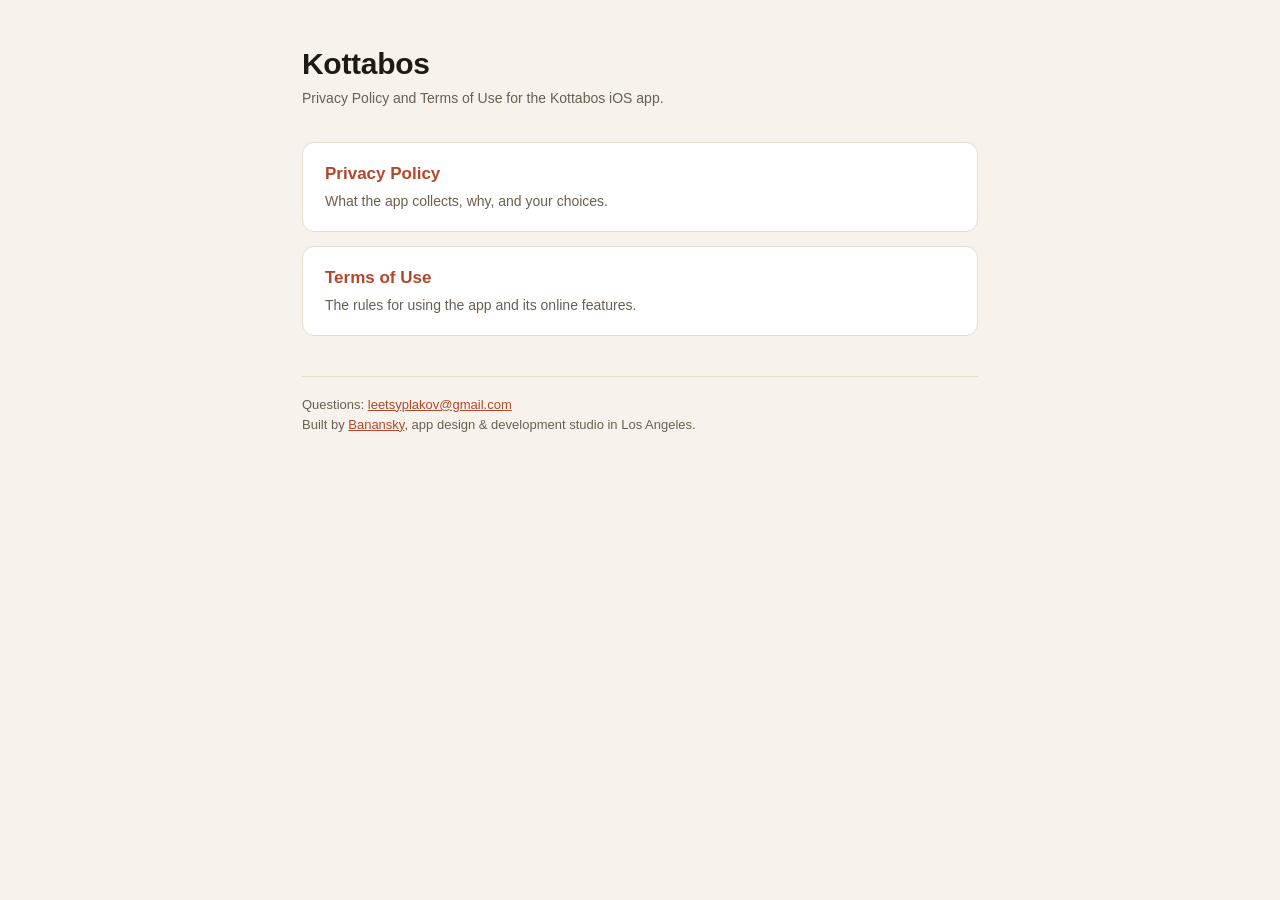
<file: index.html>
<!doctype html>
<html lang="en">
<head>
<meta charset="utf-8" />
<meta name="viewport" content="width=device-width, initial-scale=1" />
<title>Kottabos — Legal</title>
<link rel="stylesheet" href="style.css" />
</head>
<body>
<div class="wrap">
    <header>
        <h1>Kottabos</h1>
        <p class="lede">Privacy Policy and Terms of Use for the Kottabos iOS app.</p>
    </header>

    <a class="list-card" href="privacy">
        <h3>Privacy Policy</h3>
        <p>What the app collects, why, and your choices.</p>
    </a>
    <a class="list-card" href="terms">
        <h3>Terms of Use</h3>
        <p>The rules for using the app and its online features.</p>
    </a>

    <footer>
        Questions: <a href="mailto:leetsyplakov@gmail.com">leetsyplakov@gmail.com</a>
    
        <br>Built by <a href="https://banansky.com/">Banansky</a>, app design &amp; development studio in Los Angeles.
    </footer>
</div>
</body>
</html>
</file>
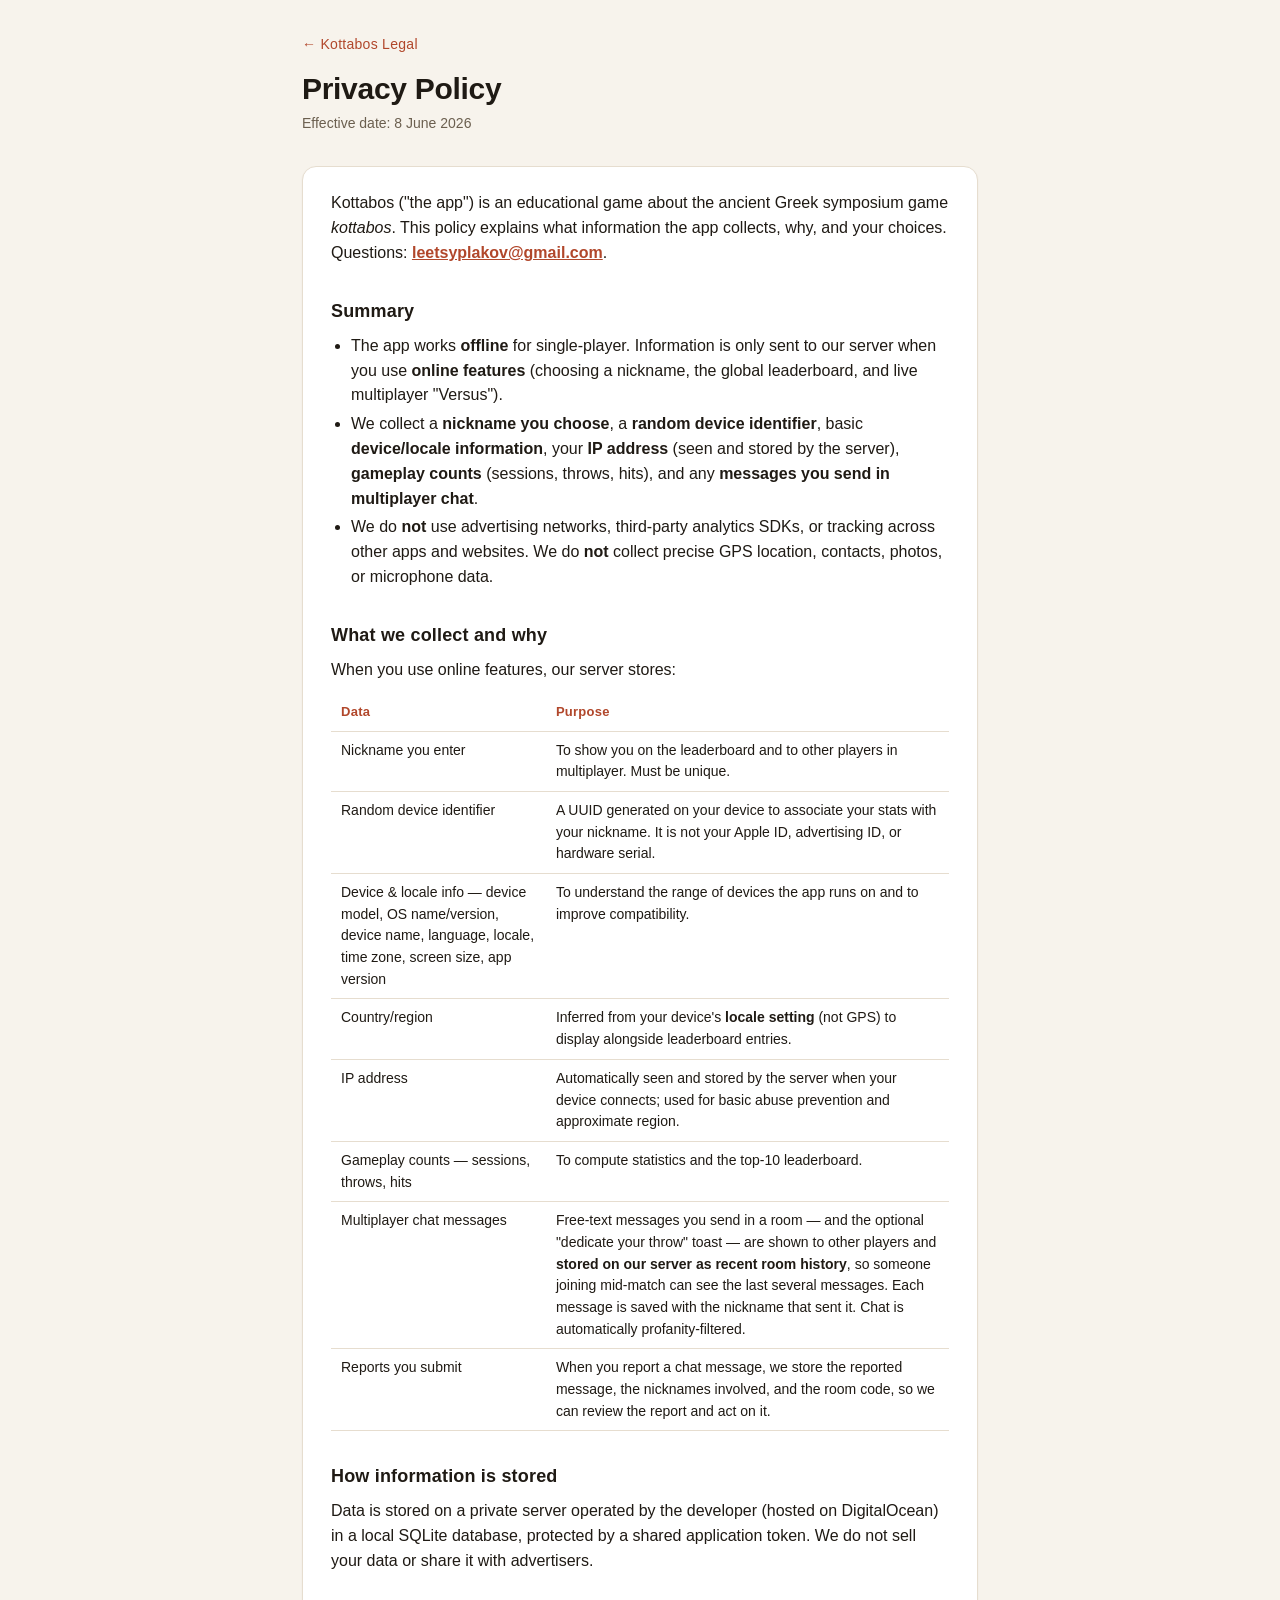
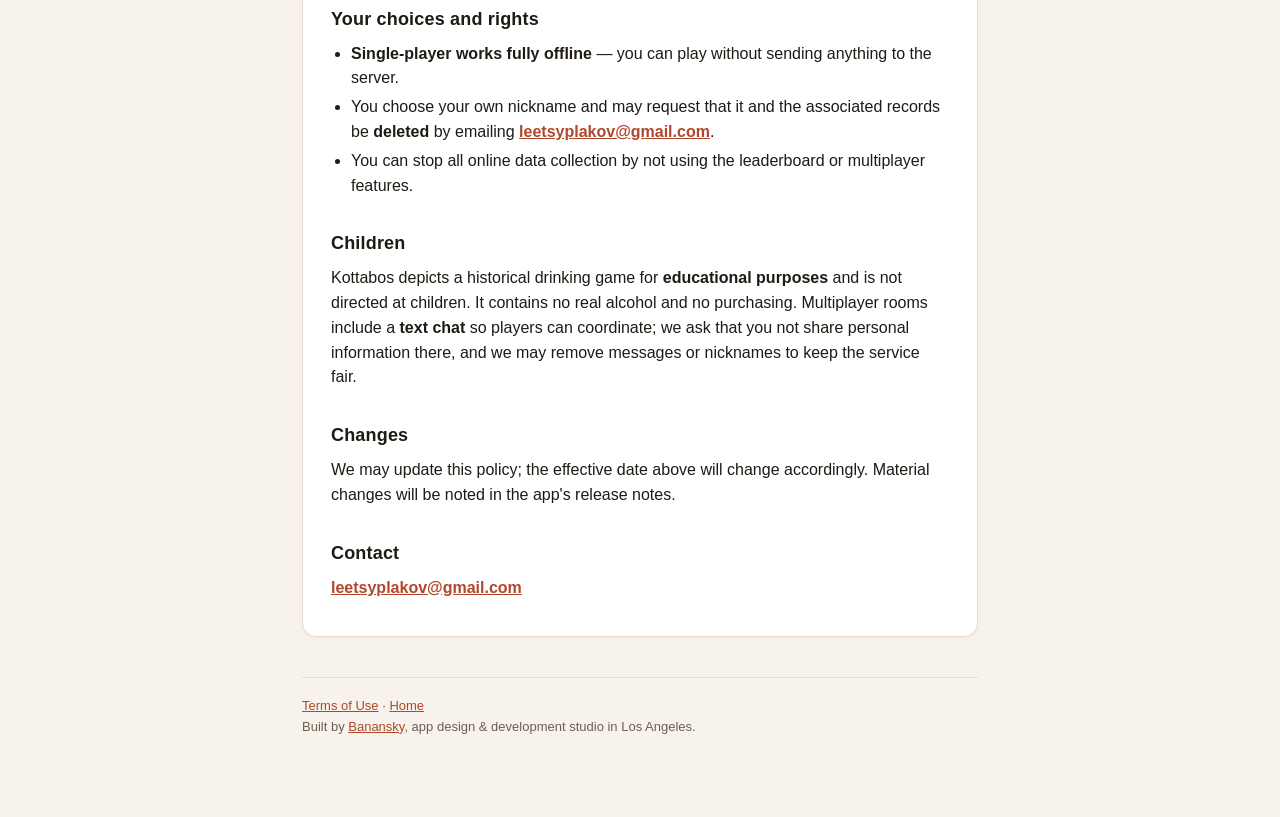
<file: privacy.html>
<!doctype html>
<html lang="en">
<head>
<meta charset="utf-8" />
<meta name="viewport" content="width=device-width, initial-scale=1" />
<title>Kottabos — Privacy Policy</title>
<link rel="stylesheet" href="style.css" />
</head>
<body>
<div class="wrap">
    <header>
        <a href="./">← Kottabos Legal</a>
        <h1>Privacy Policy</h1>
        <p class="lede">Effective date: 8 June 2026</p>
    </header>

    <div class="card">
        <p>Kottabos ("the app") is an educational game about the ancient Greek symposium game
        <em>kottabos</em>. This policy explains what information the app collects, why, and your choices.
        Questions: <strong><a href="mailto:leetsyplakov@gmail.com">leetsyplakov@gmail.com</a></strong>.</p>

        <h2>Summary</h2>
        <ul>
            <li>The app works <strong>offline</strong> for single-player. Information is only sent to our
            server when you use <strong>online features</strong> (choosing a nickname, the global
            leaderboard, and live multiplayer "Versus").</li>
            <li>We collect a <strong>nickname you choose</strong>, a <strong>random device identifier</strong>,
            basic <strong>device/locale information</strong>, your <strong>IP address</strong> (seen and stored
            by the server), <strong>gameplay counts</strong> (sessions, throws, hits), and any
            <strong>messages you send in multiplayer chat</strong>.</li>
            <li>We do <strong>not</strong> use advertising networks, third-party analytics SDKs, or tracking
            across other apps and websites. We do <strong>not</strong> collect precise GPS location, contacts,
            photos, or microphone data.</li>
        </ul>

        <h2>What we collect and why</h2>
        <p>When you use online features, our server stores:</p>
        <table>
            <thead><tr><th>Data</th><th>Purpose</th></tr></thead>
            <tbody>
                <tr><td>Nickname you enter</td><td>To show you on the leaderboard and to other players in multiplayer. Must be unique.</td></tr>
                <tr><td>Random device identifier</td><td>A UUID generated on your device to associate your stats with your nickname. It is not your Apple ID, advertising ID, or hardware serial.</td></tr>
                <tr><td>Device &amp; locale info — device model, OS name/version, device name, language, locale, time zone, screen size, app version</td><td>To understand the range of devices the app runs on and to improve compatibility.</td></tr>
                <tr><td>Country/region</td><td>Inferred from your device's <strong>locale setting</strong> (not GPS) to display alongside leaderboard entries.</td></tr>
                <tr><td>IP address</td><td>Automatically seen and stored by the server when your device connects; used for basic abuse prevention and approximate region.</td></tr>
                <tr><td>Gameplay counts — sessions, throws, hits</td><td>To compute statistics and the top-10 leaderboard.</td></tr>
                <tr><td>Multiplayer chat messages</td><td>Free-text messages you send in a room — and the optional "dedicate your throw" toast — are shown to other players and <strong>stored on our server as recent room history</strong>, so someone joining mid-match can see the last several messages. Each message is saved with the nickname that sent it. Chat is automatically profanity-filtered.</td></tr>
                <tr><td>Reports you submit</td><td>When you report a chat message, we store the reported message, the nicknames involved, and the room code, so we can review the report and act on it.</td></tr>
            </tbody>
        </table>

        <h2>How information is stored</h2>
        <p>Data is stored on a private server operated by the developer (hosted on DigitalOcean) in a local
        SQLite database, protected by a shared application token. We do not sell your data or share it with
        advertisers.</p>

        <h2>Your choices and rights</h2>
        <ul>
            <li><strong>Single-player works fully offline</strong> — you can play without sending anything to the server.</li>
            <li>You choose your own nickname and may request that it and the associated records be
            <strong>deleted</strong> by emailing <strong><a href="mailto:leetsyplakov@gmail.com">leetsyplakov@gmail.com</a></strong>.</li>
            <li>You can stop all online data collection by not using the leaderboard or multiplayer features.</li>
        </ul>

        <h2>Children</h2>
        <p>Kottabos depicts a historical drinking game for <strong>educational purposes</strong> and is not
        directed at children. It contains no real alcohol and no purchasing. Multiplayer rooms include a
        <strong>text chat</strong> so players can coordinate; we ask that you not share personal information
        there, and we may remove messages or nicknames to keep the service fair.</p>

        <h2>Changes</h2>
        <p>We may update this policy; the effective date above will change accordingly. Material changes will
        be noted in the app's release notes.</p>

        <h2>Contact</h2>
        <p><strong><a href="mailto:leetsyplakov@gmail.com">leetsyplakov@gmail.com</a></strong></p>
    </div>

    <footer>
        <a href="terms">Terms of Use</a> · <a href="./">Home</a>
    
        <br>Built by <a href="https://banansky.com/">Banansky</a>, app design &amp; development studio in Los Angeles.
    </footer>
</div>
</body>
</html>
</file>
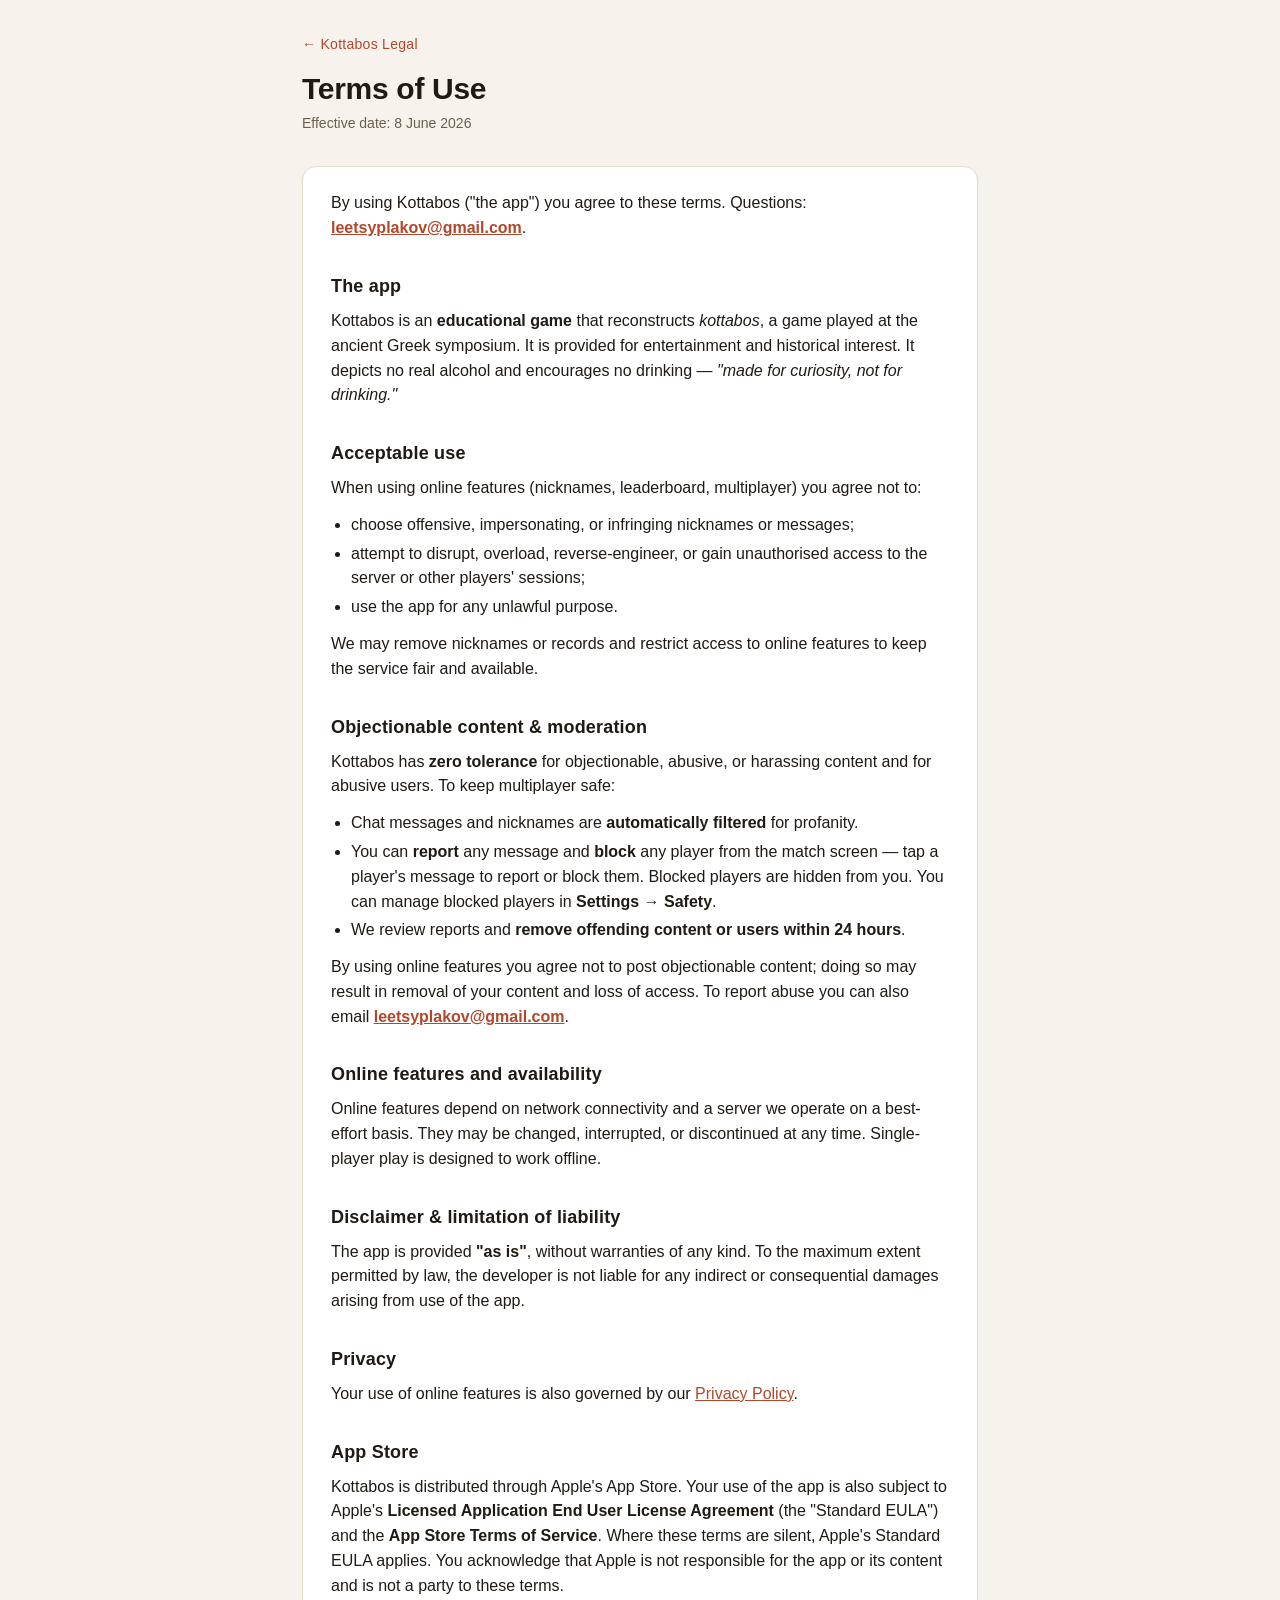
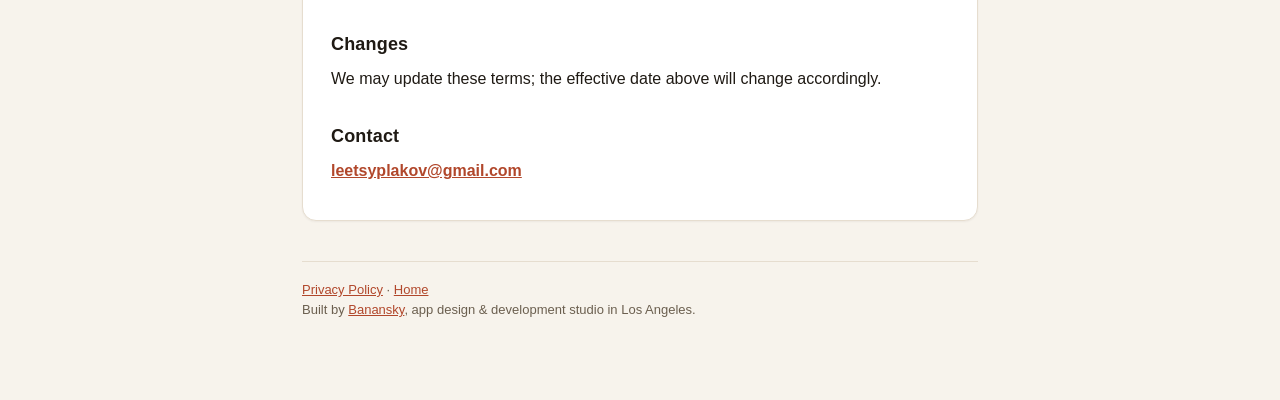
<file: terms.html>
<!doctype html>
<html lang="en">
<head>
<meta charset="utf-8" />
<meta name="viewport" content="width=device-width, initial-scale=1" />
<title>Kottabos — Terms of Use</title>
<link rel="stylesheet" href="style.css" />
</head>
<body>
<div class="wrap">
    <header>
        <a href="./">← Kottabos Legal</a>
        <h1>Terms of Use</h1>
        <p class="lede">Effective date: 8 June 2026</p>
    </header>

    <div class="card">
        <p>By using Kottabos ("the app") you agree to these terms. Questions:
        <strong><a href="mailto:leetsyplakov@gmail.com">leetsyplakov@gmail.com</a></strong>.</p>

        <h2>The app</h2>
        <p>Kottabos is an <strong>educational game</strong> that reconstructs <em>kottabos</em>, a game played
        at the ancient Greek symposium. It is provided for entertainment and historical interest. It depicts
        no real alcohol and encourages no drinking — <em>"made for curiosity, not for drinking."</em></p>

        <h2>Acceptable use</h2>
        <p>When using online features (nicknames, leaderboard, multiplayer) you agree not to:</p>
        <ul>
            <li>choose offensive, impersonating, or infringing nicknames or messages;</li>
            <li>attempt to disrupt, overload, reverse-engineer, or gain unauthorised access to the server or
            other players' sessions;</li>
            <li>use the app for any unlawful purpose.</li>
        </ul>
        <p>We may remove nicknames or records and restrict access to online features to keep the service fair
        and available.</p>

        <h2>Objectionable content &amp; moderation</h2>
        <p>Kottabos has <strong>zero tolerance</strong> for objectionable, abusive, or harassing content and
        for abusive users. To keep multiplayer safe:</p>
        <ul>
            <li>Chat messages and nicknames are <strong>automatically filtered</strong> for profanity.</li>
            <li>You can <strong>report</strong> any message and <strong>block</strong> any player from the
            match screen — tap a player's message to report or block them. Blocked players are hidden from you.
            You can manage blocked players in <strong>Settings → Safety</strong>.</li>
            <li>We review reports and <strong>remove offending content or users within 24 hours</strong>.</li>
        </ul>
        <p>By using online features you agree not to post objectionable content; doing so may result in removal
        of your content and loss of access. To report abuse you can also email
        <strong><a href="mailto:leetsyplakov@gmail.com">leetsyplakov@gmail.com</a></strong>.</p>

        <h2>Online features and availability</h2>
        <p>Online features depend on network connectivity and a server we operate on a best-effort basis. They
        may be changed, interrupted, or discontinued at any time. Single-player play is designed to work
        offline.</p>

        <h2>Disclaimer &amp; limitation of liability</h2>
        <p>The app is provided <strong>"as is"</strong>, without warranties of any kind. To the maximum extent
        permitted by law, the developer is not liable for any indirect or consequential damages arising from
        use of the app.</p>

        <h2>Privacy</h2>
        <p>Your use of online features is also governed by our <a href="privacy">Privacy Policy</a>.</p>

        <h2>App Store</h2>
        <p>Kottabos is distributed through Apple's App Store. Your use of the app is also subject to Apple's
        <strong>Licensed Application End User License Agreement</strong> (the "Standard EULA") and the
        <strong>App Store Terms of Service</strong>. Where these terms are silent, Apple's Standard EULA
        applies. You acknowledge that Apple is not responsible for the app or its content and is not a party to
        these terms.</p>

        <h2>Changes</h2>
        <p>We may update these terms; the effective date above will change accordingly.</p>

        <h2>Contact</h2>
        <p><strong><a href="mailto:leetsyplakov@gmail.com">leetsyplakov@gmail.com</a></strong></p>
    </div>

    <footer>
        <a href="privacy">Privacy Policy</a> · <a href="./">Home</a>
    
        <br>Built by <a href="https://banansky.com/">Banansky</a>, app design &amp; development studio in Los Angeles.
    </footer>
</div>
</body>
</html>
</file>
<file: style.css>
:root {
    --bg: #f7f3ec;
    --card: #ffffff;
    --text: #1f1a14;
    --muted: #6b5f4f;
    --accent: #b1472b;
    --border: #e6ddcf;
    --code-bg: #f1eadd;
}

@media (prefers-color-scheme: dark) {
    :root {
        --bg: #18130d;
        --card: #221b12;
        --text: #efe7da;
        --muted: #b3a48f;
        --accent: #e0915f;
        --border: #382d1f;
        --code-bg: #2a2014;
    }
}

* { box-sizing: border-box; }
html { -webkit-text-size-adjust: 100%; }
body {
    margin: 0;
    background: var(--bg);
    color: var(--text);
    font: 16px/1.55 -apple-system, BlinkMacSystemFont, "SF Pro Text", Helvetica, Arial, sans-serif;
}
.wrap { max-width: 720px; margin: 0 auto; padding: 32px 22px 80px; }
header { margin-bottom: 32px; }
header a { color: var(--accent); text-decoration: none; font-size: 14px; letter-spacing: 0.02em; }
h1 { font-size: 30px; line-height: 1.2; margin: 14px 0 6px; letter-spacing: -0.01em; }
.lede { color: var(--muted); margin: 0 0 28px; font-size: 14px; }
h2 { font-size: 18px; margin: 32px 0 8px; letter-spacing: 0.01em; }
p, ul { margin: 0 0 12px; }
ul { padding-left: 20px; }
li { margin: 4px 0; }
a { color: var(--accent); }
strong { color: var(--text); }
.card {
    background: var(--card);
    border: 1px solid var(--border);
    border-radius: 14px;
    padding: 24px 28px;
    box-shadow: 0 1px 2px rgba(31, 26, 20, 0.05);
}
table { width: 100%; border-collapse: collapse; margin: 8px 0 16px; font-size: 14px; }
th, td { text-align: left; vertical-align: top; padding: 8px 10px; border-bottom: 1px solid var(--border); }
th { color: var(--accent); font-size: 13px; letter-spacing: 0.02em; }
code { background: var(--code-bg); padding: 1px 6px; border-radius: 4px; font: 13px/1.5 "SF Mono", Menlo, monospace; }
footer { margin-top: 40px; padding-top: 18px; border-top: 1px solid var(--border); color: var(--muted); font-size: 13px; }
footer a { color: var(--accent); }
.list-card {
    display: block; padding: 18px 22px; margin-top: 14px;
    background: var(--card); border: 1px solid var(--border); border-radius: 12px;
    text-decoration: none; color: var(--text);
    transition: transform 0.1s ease, box-shadow 0.1s ease;
}
.list-card:hover { transform: translateY(-1px); box-shadow: 0 4px 14px rgba(177, 71, 43, 0.14); }
.list-card h3 { margin: 0 0 4px; font-size: 17px; color: var(--accent); }
.list-card p  { margin: 0; color: var(--muted); font-size: 14px; }
</file>
